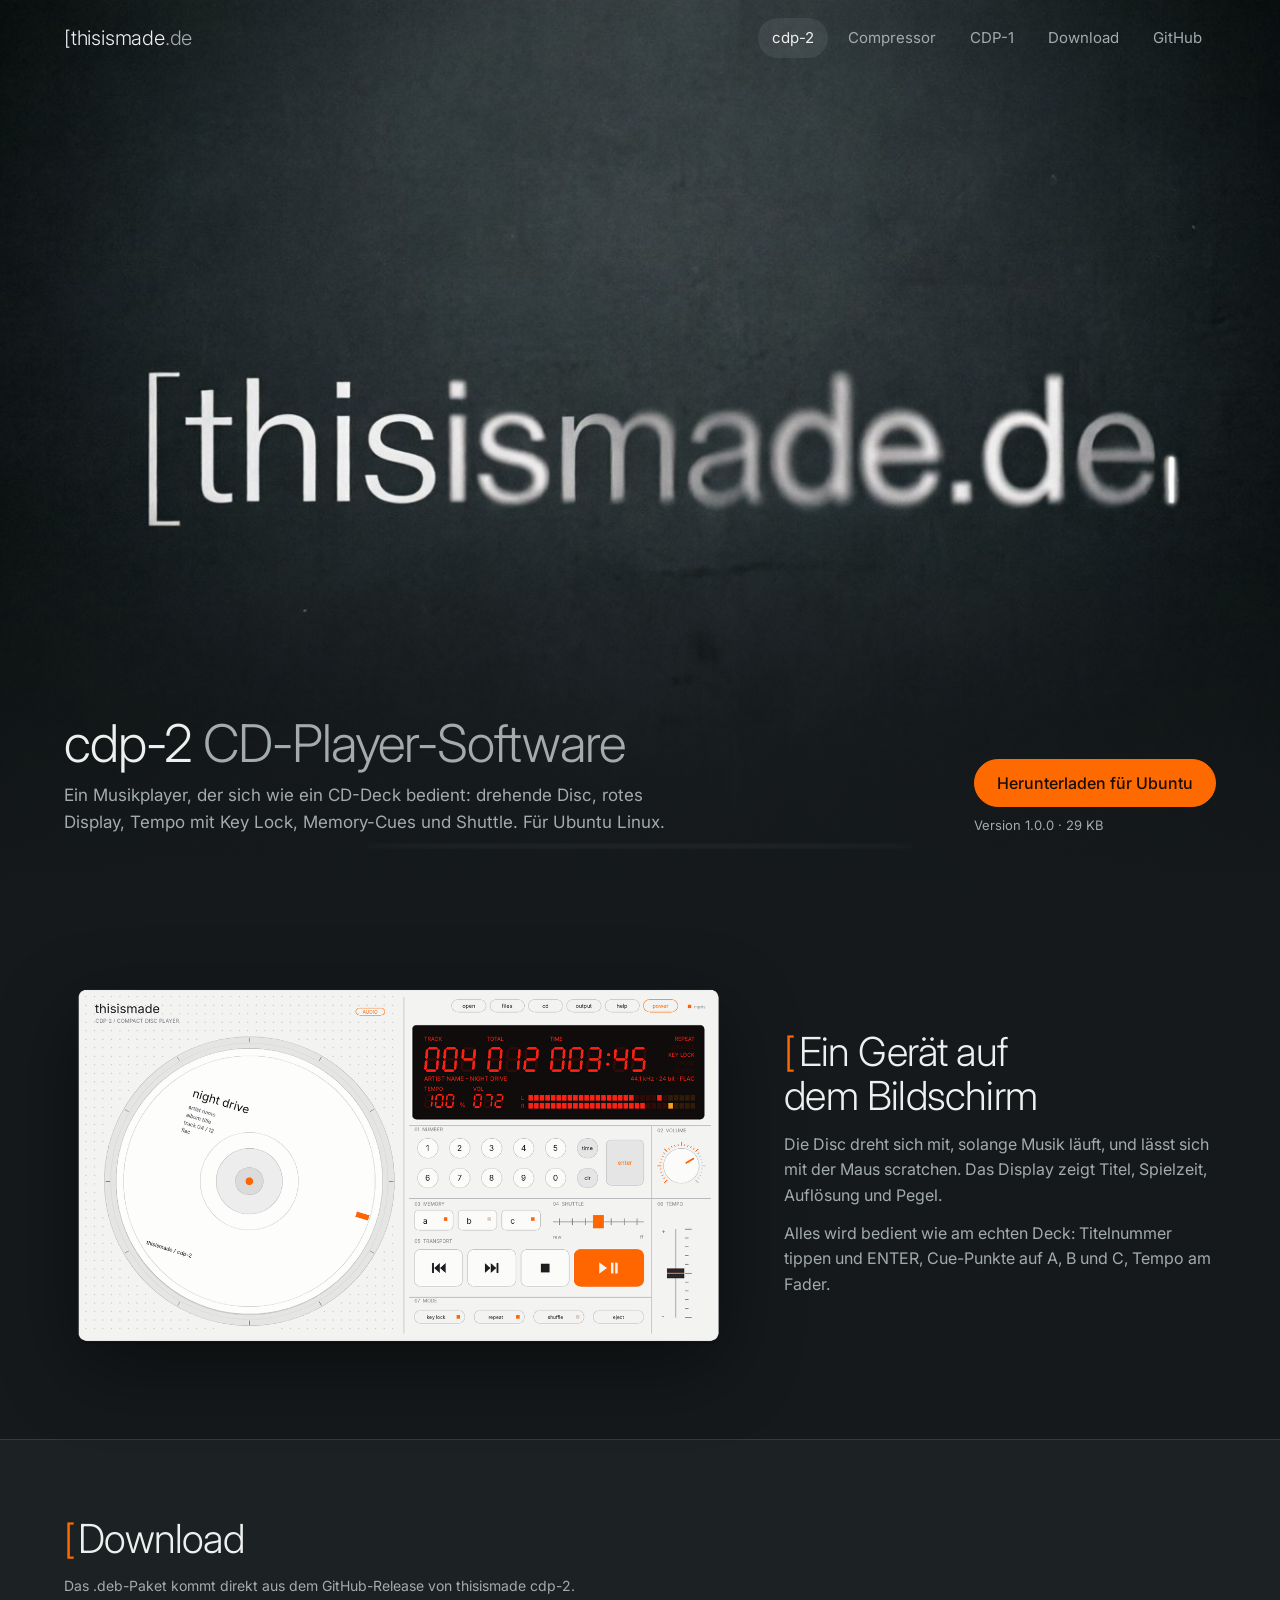
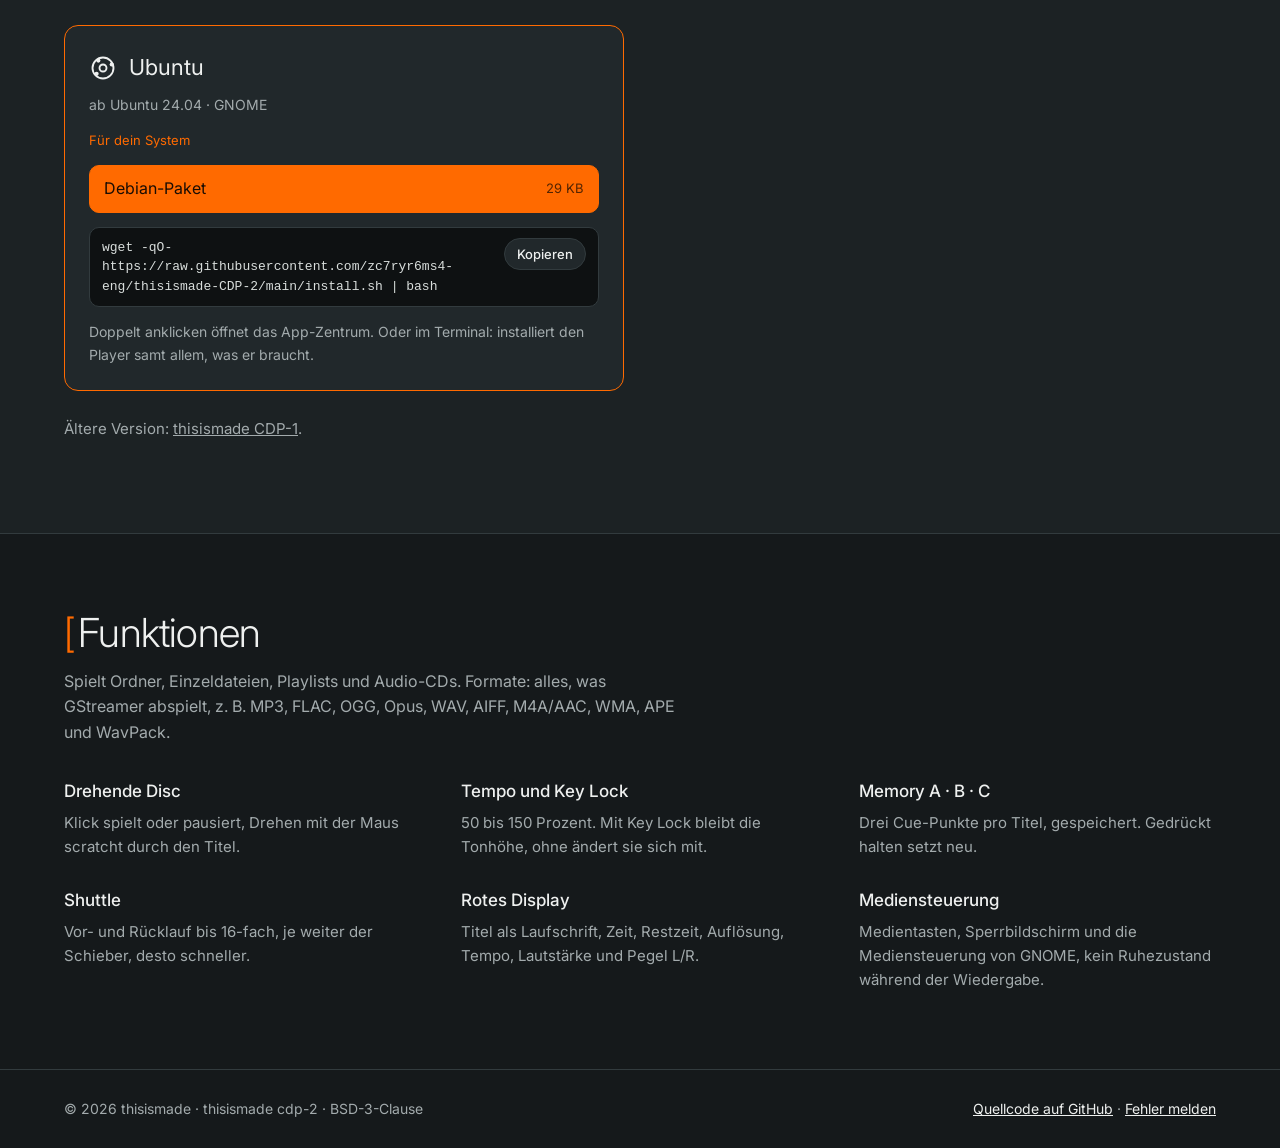
<file: docs/index.html>
<!DOCTYPE html>
<html lang="de">
<head>
<meta charset="utf-8">
<meta name="viewport" content="width=device-width, initial-scale=1">
<title>thisismade cdp-2</title>
<link rel="preconnect" href="https://fonts.googleapis.com">
<link rel="preconnect" href="https://fonts.gstatic.com" crossorigin>
<link href="https://fonts.googleapis.com/css2?family=Inter:wght@300;400;500;600&display=swap" rel="stylesheet">
<link rel="stylesheet" href="style.css">
</head>
<body>
<header class="hero" id="top">
  <nav aria-label="Hauptnavigation">
    <a class="mark" href="index.html">[thisismade<b>.de</b></a>
    <ul><li class="keep"><a href="index.html" aria-current="page">cdp-2</a></li><li><a href="compressor.html">Compressor</a></li><li><a href="cdp-1.html">CDP-1</a></li><li><a href="#download">Download</a></li><li><a href="https://github.com/zc7ryr6ms4-eng/thisismade-CDP-2" target="_blank" rel="noopener">GitHub</a></li></ul>
  </nav>
  <div class="hero-text">
    <div>
      <h1>cdp-2 <span>CD-Player-Software</span></h1>
      <p class="lead">Ein Musikplayer, der sich wie ein CD-Deck bedient: drehende Disc, rotes Display, Tempo mit Key Lock, Memory-Cues und Shuttle. Für Ubuntu Linux.</p>
    </div>
    <div class="cta">
      <a class="btn main" id="heroBtn" href="#download">Herunterladen</a>
      <span class="note" id="heroNote">Version 1.0.0 · .deb · kostenlos · BSD-Lizenz</span>
    </div>
  </div>
</header>

<section class="band player" id="player">
  <div class="wrap">
    <img class="shot" src="player.png" width="1256" height="724" alt="Die Gerätefront von thisismade cdp-2: weiße Front mit drehender Disc, rotem Display, Ziffernblock, Laufwerkstasten, Lautstärkeregler und Tempo-Fader">
    <div>
      <h2><span class="br">[</span>Ein Gerät auf dem Bildschirm</h2>
      <p>Die Disc dreht sich mit, solange Musik läuft, und lässt sich mit der Maus scratchen. Das Display zeigt Titel, Spielzeit, Auflösung und Pegel.</p><p>Alles wird bedient wie am echten Deck: Titelnummer tippen und ENTER, Cue-Punkte auf A, B und C, Tempo am Fader.</p>
    </div>
  </div>
</section>

<section class="band dl" id="download">
  <div class="wrap">
    <h2><span class="br">[</span>Download</h2>
    <p class="hint">Das .deb-Paket kommt direkt aus dem GitHub-Release von thisismade cdp-2.</p>
    <div class="grid" id="osGrid"></div>
    <p class="more">Ältere Version: <a href="cdp-1.html">thisismade CDP-1</a>.</p>
  </div>
</section>

<section class="band feat" id="funktionen">
  <div class="wrap">
    <h2><span class="br">[</span>Funktionen</h2>
    <p>Spielt Ordner, Einzeldateien, Playlists und Audio-CDs. Formate: alles, was GStreamer abspielt, z.&nbsp;B. MP3, FLAC, OGG, Opus, WAV, AIFF, M4A/AAC, WMA, APE und WavPack.</p>
    <div class="flist"><div><h4>Drehende Disc</h4><p>Klick spielt oder pausiert, Drehen mit der Maus scratcht durch den Titel.</p></div><div><h4>Tempo und Key Lock</h4><p>50 bis 150 Prozent. Mit Key Lock bleibt die Tonhöhe, ohne ändert sie sich mit.</p></div><div><h4>Memory A · B · C</h4><p>Drei Cue-Punkte pro Titel, gespeichert. Gedrückt halten setzt neu.</p></div><div><h4>Shuttle</h4><p>Vor- und Rücklauf bis 16-fach, je weiter der Schieber, desto schneller.</p></div><div><h4>Rotes Display</h4><p>Titel als Laufschrift, Zeit, Restzeit, Auflösung, Tempo, Lautstärke und Pegel L/R.</p></div><div><h4>Mediensteuerung</h4><p>Medientasten, Sperrbildschirm und die Mediensteuerung von GNOME, kein Ruhezustand während der Wiedergabe.</p></div></div>
  </div>
</section>

<footer>
  <span>© 2026 thisismade · thisismade cdp-2 · BSD-3-Clause</span>
  <span><a href="https://github.com/zc7ryr6ms4-eng/thisismade-CDP-2" target="_blank" rel="noopener">Quellcode auf GitHub</a> · <a href="https://github.com/zc7ryr6ms4-eng/thisismade-CDP-2/issues" target="_blank" rel="noopener">Fehler melden</a></span>
</footer>

<script>
{
  const icons = {"win": "<svg viewBox=\"0 0 24 24\" aria-hidden=\"true\"><path fill=\"currentColor\" d=\"M3 5.5 10.5 4.4v7H3zM11.5 4.3 21 3v8.4h-9.5zM3 12.5h7.5v7.1L3 18.5zM11.5 12.5H21V21l-9.5-1.3z\"/></svg>", "mac": "<svg viewBox=\"0 0 24 24\" aria-hidden=\"true\"><path fill=\"currentColor\" d=\"M16.4 12.6c0-2.4 2-3.5 2-3.6-1.1-1.6-2.8-1.8-3.4-1.8-1.4-.1-2.8.9-3.5.9s-1.8-.9-3-.9C7 7.2 5.5 8.1 4.7 9.6c-1.7 2.9-.4 7.1 1.2 9.4.8 1.1 1.7 2.4 2.9 2.4s1.6-.8 3-.8 1.8.8 3 .8 2-1.1 2.8-2.3c.9-1.3 1.2-2.5 1.2-2.6 0 0-2.4-.9-2.4-3.9zM14.1 5.5c.6-.8 1.1-1.8 1-2.9-.9 0-2.1.6-2.7 1.4-.6.7-1.1 1.8-1 2.8 1 .1 2-.5 2.7-1.3z\"/></svg>", "lin": "<svg viewBox=\"0 0 24 24\" aria-hidden=\"true\"><circle cx=\"12\" cy=\"12\" r=\"9\" fill=\"none\" stroke=\"currentColor\" stroke-width=\"1.6\"/><circle cx=\"12\" cy=\"12\" r=\"3\" fill=\"none\" stroke=\"currentColor\" stroke-width=\"1.6\"/><circle cx=\"19.5\" cy=\"9\" r=\"1.8\" fill=\"currentColor\"/><circle cx=\"6.5\" cy=\"17\" r=\"1.8\" fill=\"currentColor\"/><circle cx=\"8\" cy=\"5.6\" r=\"1.8\" fill=\"currentColor\"/></svg>"};
  const systems = [{"id": "lin", "name": "Ubuntu", "req": "ab Ubuntu 24.04 · GNOME", "files": [["https://github.com/zc7ryr6ms4-eng/thisismade-CDP-2/releases/latest/download/thisismade-cdp-2_1.0.0_all.deb", "Debian-Paket", "29 KB"]], "cmd": "wget -qO- https://raw.githubusercontent.com/zc7ryr6ms4-eng/thisismade-CDP-2/main/install.sh | bash", "hint": "Doppelt anklicken öffnet das App-Zentrum. Oder im Terminal: installiert den Player samt allem, was er braucht."}];
  const ua = navigator.userAgent || "";
  const mine = /Windows/i.test(ua) ? "win" : /Mac OS X|Macintosh/i.test(ua) ? "mac" : /Linux|X11/i.test(ua) && !/Android/i.test(ua) ? "lin" : "";
  const grid = document.getElementById("osGrid");
  if (systems.length === 1) grid.classList.add("one");
  grid.innerHTML = systems.map(s => `
    <article class="os${s.id === mine ? " mine" : ""}" id="os-${s.id}">
      <h3>${icons[s.id]}${s.name}</h3>
      <p class="req">${s.req}</p>
      <span class="tag">Für dein System</span>
      <ul class="files">${s.files.map((f, i) => `
        <li><a class="${i === 0 ? "first" : ""}" href="${f[0]}" target="_blank" rel="noopener">
          <span>${f[1]}</span><small>${f[2]}</small></a></li>`).join("")}
      </ul>
      ${s.cmd ? `<div class="cmd"><code>${s.cmd}</code><button class="copy" type="button" data-cmd="${s.cmd}">Kopieren</button></div>` : ""}
      ${s.steps ? `<ol class="steps">${s.steps.map(x => `<li>${x}</li>`).join("")}</ol>` : ""}
      <p class="hint">${s.hint}</p>
    </article>`).join("");
  const heroAuto = "Herunterladen f\u00fcr";
  const s = systems.length === 1 ? systems[0] : systems.find(x => x.id === mine);
  if (s && heroAuto) {
    const btn = document.getElementById("heroBtn");
    btn.textContent = heroAuto + " " + s.name;
    if (s.id === mine) {
      btn.href = s.files[0][0];
      btn.target = "_blank";
      btn.rel = "noopener";
      document.getElementById("heroNote").innerHTML = "Version 1.0.0" + " · " + s.files[0][2] + (systems.length > 1 ? ' · <a href="#download">andere Systeme</a>' : "");
    } else {
      document.getElementById("heroNote").innerHTML = "Version 1.0.0" + " · nur für " + s.name + " Linux";
    }
  }
  grid.addEventListener("click", async e => {
    const b = e.target.closest(".copy");
    if (!b) return;
    try {
      await navigator.clipboard.writeText(b.dataset.cmd);
      b.textContent = "Kopiert";
    } catch (err) {
      const r = document.createRange();
      r.selectNodeContents(b.previousElementSibling);
      const sel = getSelection();
      sel.removeAllRanges();
      sel.addRange(r);
      b.textContent = "Markiert";
    }
    setTimeout(() => { b.textContent = "Kopieren"; }, 1800);
  });
}
</script>
</body>
</html>
</file>
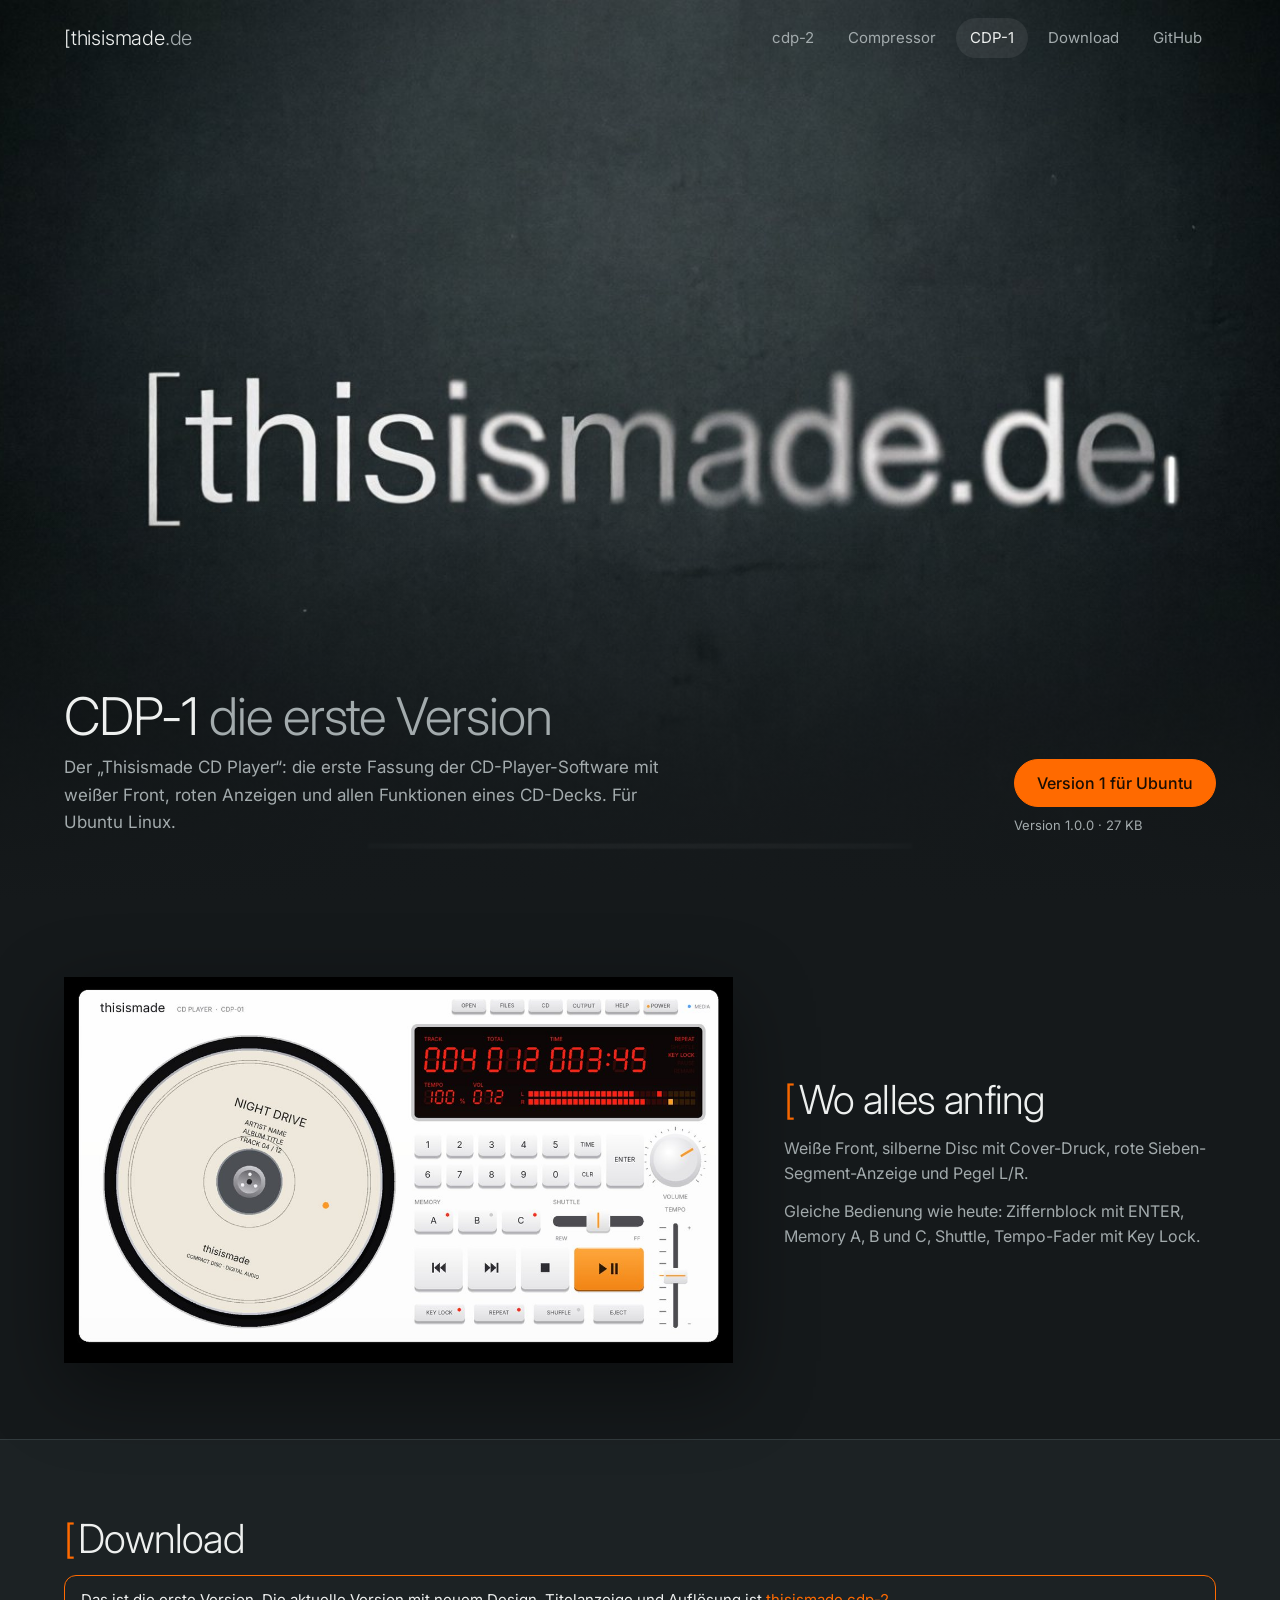
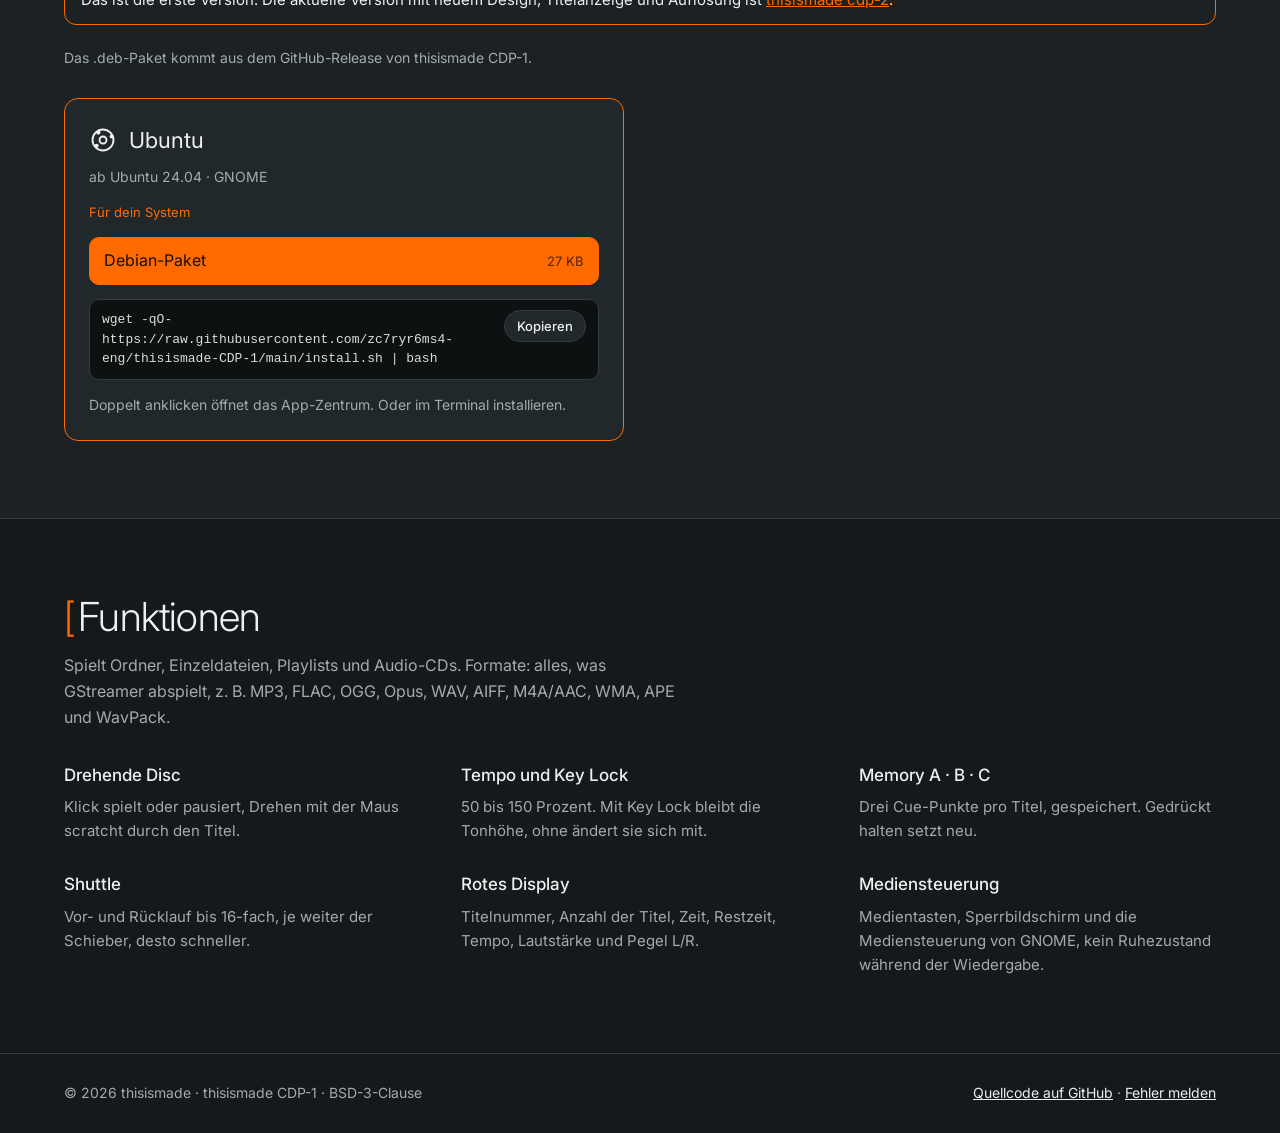
<file: docs/cdp-1.html>
<!DOCTYPE html>
<html lang="de">
<head>
<meta charset="utf-8">
<meta name="viewport" content="width=device-width, initial-scale=1">
<title>thisismade CDP-1</title>
<link rel="preconnect" href="https://fonts.googleapis.com">
<link rel="preconnect" href="https://fonts.gstatic.com" crossorigin>
<link href="https://fonts.googleapis.com/css2?family=Inter:wght@300;400;500;600&display=swap" rel="stylesheet">
<link rel="stylesheet" href="style.css">
</head>
<body>
<header class="hero" id="top">
  <nav aria-label="Hauptnavigation">
    <a class="mark" href="index.html">[thisismade<b>.de</b></a>
    <ul><li><a href="index.html">cdp-2</a></li><li><a href="compressor.html">Compressor</a></li><li class="keep"><a href="cdp-1.html" aria-current="page">CDP-1</a></li><li><a href="#download">Download</a></li><li><a href="https://github.com/zc7ryr6ms4-eng/thisismade-CDP-1" target="_blank" rel="noopener">GitHub</a></li></ul>
  </nav>
  <div class="hero-text">
    <div>
      <h1>CDP-1 <span>die erste Version</span></h1>
      <p class="lead">Der „Thisismade CD Player“: die erste Fassung der CD-Player-Software mit weißer Front, roten Anzeigen und allen Funktionen eines CD-Decks. Für Ubuntu Linux.</p>
    </div>
    <div class="cta">
      <a class="btn main" id="heroBtn" href="#download">Version 1 herunterladen</a>
      <span class="note" id="heroNote">Version 1.0.0 · .deb · Archiv · BSD-Lizenz</span>
    </div>
  </div>
</header>

<section class="band player" id="player">
  <div class="wrap">
    <img class="shot" src="cdp1.jpg" width="1200" height="692" alt="Die Gerätefront von Thisismade CDP-1: weiße Front mit Disc, rotem Display und Bedienfeld">
    <div>
      <h2><span class="br">[</span>Wo alles anfing</h2>
      <p>Weiße Front, silberne Disc mit Cover-Druck, rote Sieben-Segment-Anzeige und Pegel L/R.</p><p>Gleiche Bedienung wie heute: Ziffernblock mit ENTER, Memory A, B und C, Shuttle, Tempo-Fader mit Key Lock.</p>
    </div>
  </div>
</section>

<section class="band dl" id="download">
  <div class="wrap">
    <h2><span class="br">[</span>Download</h2>
    <p class="banner">Das ist die erste Version. Die aktuelle Version mit neuem Design, Titelanzeige und Auflösung ist <a href="index.html">thisismade cdp-2</a>.</p><p class="hint">Das .deb-Paket kommt aus dem GitHub-Release von thisismade CDP-1.</p>
    <div class="grid" id="osGrid"></div>
    
  </div>
</section>

<section class="band feat" id="funktionen">
  <div class="wrap">
    <h2><span class="br">[</span>Funktionen</h2>
    <p>Spielt Ordner, Einzeldateien, Playlists und Audio-CDs. Formate: alles, was GStreamer abspielt, z.&nbsp;B. MP3, FLAC, OGG, Opus, WAV, AIFF, M4A/AAC, WMA, APE und WavPack.</p>
    <div class="flist"><div><h4>Drehende Disc</h4><p>Klick spielt oder pausiert, Drehen mit der Maus scratcht durch den Titel.</p></div><div><h4>Tempo und Key Lock</h4><p>50 bis 150 Prozent. Mit Key Lock bleibt die Tonhöhe, ohne ändert sie sich mit.</p></div><div><h4>Memory A · B · C</h4><p>Drei Cue-Punkte pro Titel, gespeichert. Gedrückt halten setzt neu.</p></div><div><h4>Shuttle</h4><p>Vor- und Rücklauf bis 16-fach, je weiter der Schieber, desto schneller.</p></div><div><h4>Rotes Display</h4><p>Titelnummer, Anzahl der Titel, Zeit, Restzeit, Tempo, Lautstärke und Pegel L/R.</p></div><div><h4>Mediensteuerung</h4><p>Medientasten, Sperrbildschirm und die Mediensteuerung von GNOME, kein Ruhezustand während der Wiedergabe.</p></div></div>
  </div>
</section>

<footer>
  <span>© 2026 thisismade · thisismade CDP-1 · BSD-3-Clause</span>
  <span><a href="https://github.com/zc7ryr6ms4-eng/thisismade-CDP-1" target="_blank" rel="noopener">Quellcode auf GitHub</a> · <a href="https://github.com/zc7ryr6ms4-eng/thisismade-CDP-1/issues" target="_blank" rel="noopener">Fehler melden</a></span>
</footer>

<script>
{
  const icons = {"win": "<svg viewBox=\"0 0 24 24\" aria-hidden=\"true\"><path fill=\"currentColor\" d=\"M3 5.5 10.5 4.4v7H3zM11.5 4.3 21 3v8.4h-9.5zM3 12.5h7.5v7.1L3 18.5zM11.5 12.5H21V21l-9.5-1.3z\"/></svg>", "mac": "<svg viewBox=\"0 0 24 24\" aria-hidden=\"true\"><path fill=\"currentColor\" d=\"M16.4 12.6c0-2.4 2-3.5 2-3.6-1.1-1.6-2.8-1.8-3.4-1.8-1.4-.1-2.8.9-3.5.9s-1.8-.9-3-.9C7 7.2 5.5 8.1 4.7 9.6c-1.7 2.9-.4 7.1 1.2 9.4.8 1.1 1.7 2.4 2.9 2.4s1.6-.8 3-.8 1.8.8 3 .8 2-1.1 2.8-2.3c.9-1.3 1.2-2.5 1.2-2.6 0 0-2.4-.9-2.4-3.9zM14.1 5.5c.6-.8 1.1-1.8 1-2.9-.9 0-2.1.6-2.7 1.4-.6.7-1.1 1.8-1 2.8 1 .1 2-.5 2.7-1.3z\"/></svg>", "lin": "<svg viewBox=\"0 0 24 24\" aria-hidden=\"true\"><circle cx=\"12\" cy=\"12\" r=\"9\" fill=\"none\" stroke=\"currentColor\" stroke-width=\"1.6\"/><circle cx=\"12\" cy=\"12\" r=\"3\" fill=\"none\" stroke=\"currentColor\" stroke-width=\"1.6\"/><circle cx=\"19.5\" cy=\"9\" r=\"1.8\" fill=\"currentColor\"/><circle cx=\"6.5\" cy=\"17\" r=\"1.8\" fill=\"currentColor\"/><circle cx=\"8\" cy=\"5.6\" r=\"1.8\" fill=\"currentColor\"/></svg>"};
  const systems = [{"id": "lin", "name": "Ubuntu", "req": "ab Ubuntu 24.04 · GNOME", "files": [["https://github.com/zc7ryr6ms4-eng/thisismade-CDP-1/releases/latest/download/thisismade-cd-player_1.0.0_all.deb", "Debian-Paket", "27 KB"]], "cmd": "wget -qO- https://raw.githubusercontent.com/zc7ryr6ms4-eng/thisismade-CDP-1/main/install.sh | bash", "hint": "Doppelt anklicken öffnet das App-Zentrum. Oder im Terminal installieren."}];
  const ua = navigator.userAgent || "";
  const mine = /Windows/i.test(ua) ? "win" : /Mac OS X|Macintosh/i.test(ua) ? "mac" : /Linux|X11/i.test(ua) && !/Android/i.test(ua) ? "lin" : "";
  const grid = document.getElementById("osGrid");
  if (systems.length === 1) grid.classList.add("one");
  grid.innerHTML = systems.map(s => `
    <article class="os${s.id === mine ? " mine" : ""}" id="os-${s.id}">
      <h3>${icons[s.id]}${s.name}</h3>
      <p class="req">${s.req}</p>
      <span class="tag">Für dein System</span>
      <ul class="files">${s.files.map((f, i) => `
        <li><a class="${i === 0 ? "first" : ""}" href="${f[0]}" target="_blank" rel="noopener">
          <span>${f[1]}</span><small>${f[2]}</small></a></li>`).join("")}
      </ul>
      ${s.cmd ? `<div class="cmd"><code>${s.cmd}</code><button class="copy" type="button" data-cmd="${s.cmd}">Kopieren</button></div>` : ""}
      ${s.steps ? `<ol class="steps">${s.steps.map(x => `<li>${x}</li>`).join("")}</ol>` : ""}
      <p class="hint">${s.hint}</p>
    </article>`).join("");
  const heroAuto = "Version 1 f\u00fcr";
  const s = systems.length === 1 ? systems[0] : systems.find(x => x.id === mine);
  if (s && heroAuto) {
    const btn = document.getElementById("heroBtn");
    btn.textContent = heroAuto + " " + s.name;
    if (s.id === mine) {
      btn.href = s.files[0][0];
      btn.target = "_blank";
      btn.rel = "noopener";
      document.getElementById("heroNote").innerHTML = "Version 1.0.0" + " · " + s.files[0][2] + (systems.length > 1 ? ' · <a href="#download">andere Systeme</a>' : "");
    } else {
      document.getElementById("heroNote").innerHTML = "Version 1.0.0" + " · nur für " + s.name + " Linux";
    }
  }
  grid.addEventListener("click", async e => {
    const b = e.target.closest(".copy");
    if (!b) return;
    try {
      await navigator.clipboard.writeText(b.dataset.cmd);
      b.textContent = "Kopiert";
    } catch (err) {
      const r = document.createRange();
      r.selectNodeContents(b.previousElementSibling);
      const sel = getSelection();
      sel.removeAllRanges();
      sel.addRange(r);
      b.textContent = "Markiert";
    }
    setTimeout(() => { b.textContent = "Kopieren"; }, 1800);
  });
}
</script>
</body>
</html>
</file>
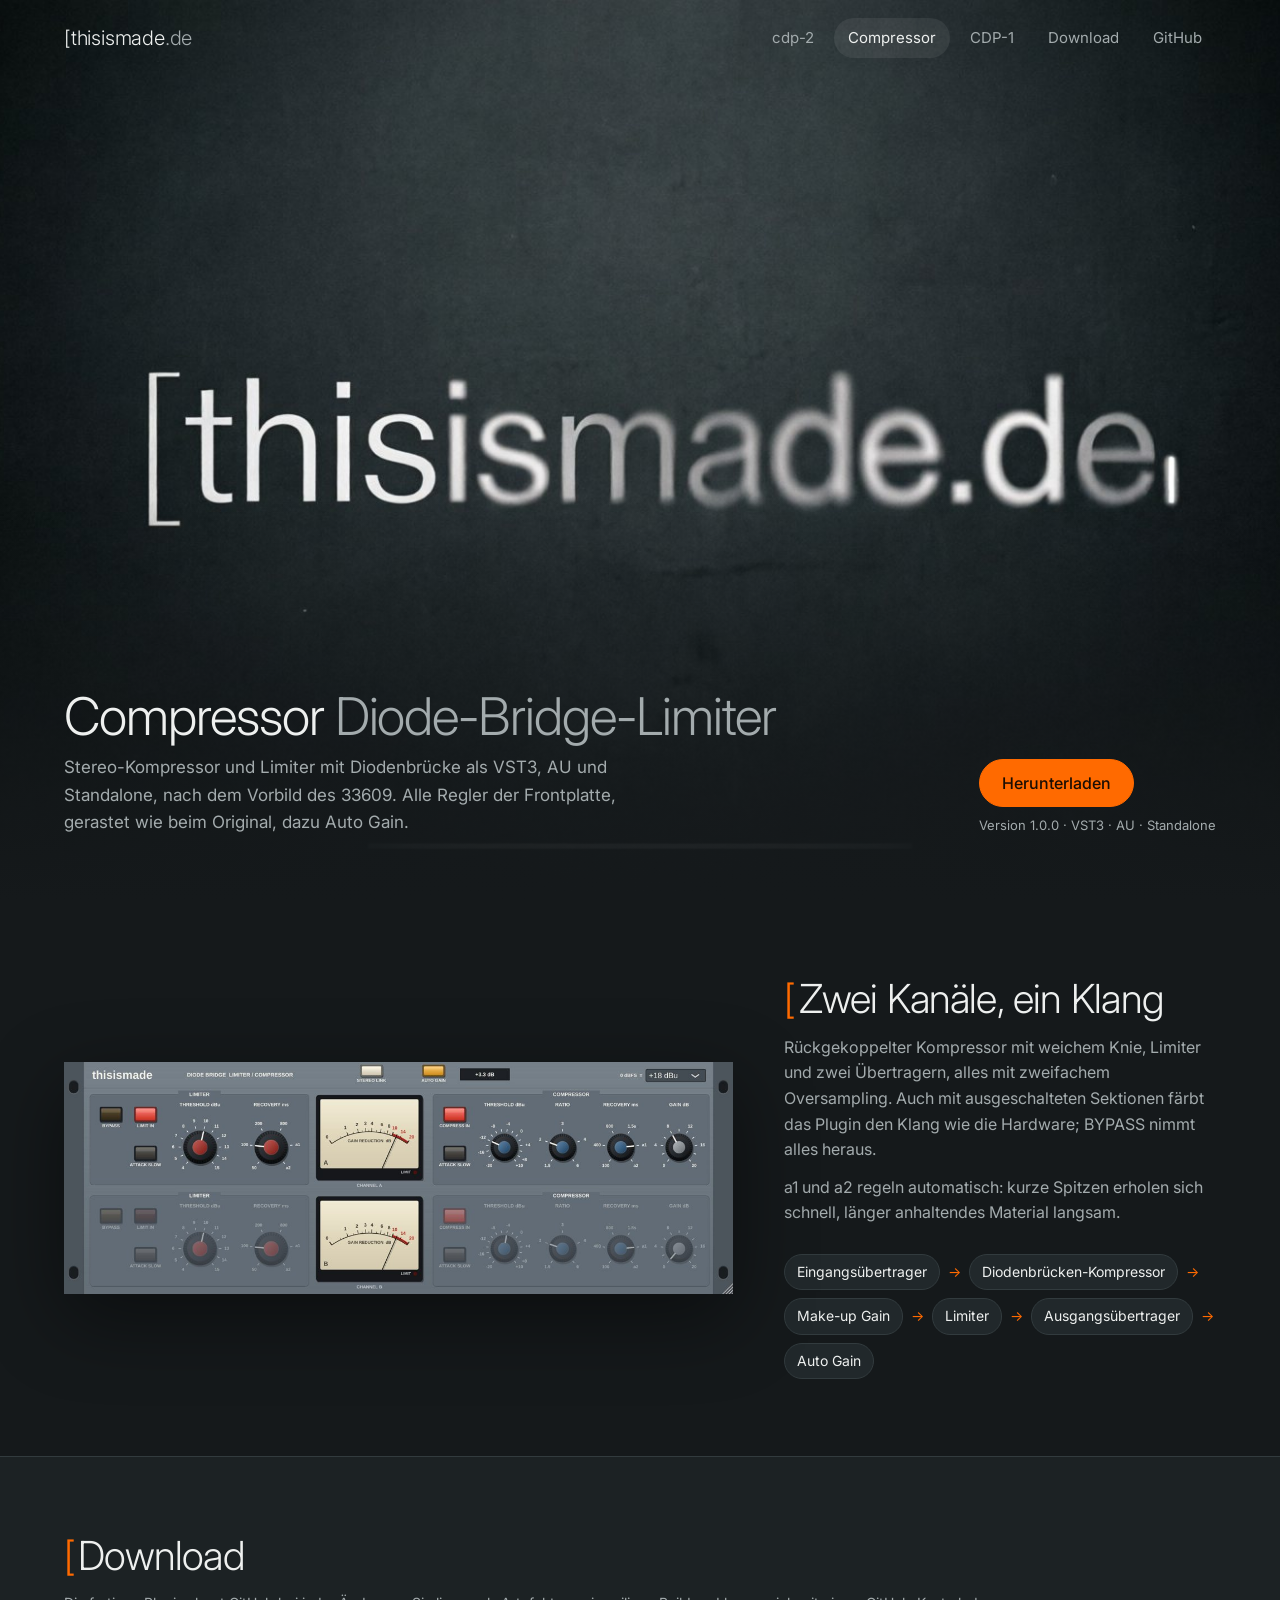
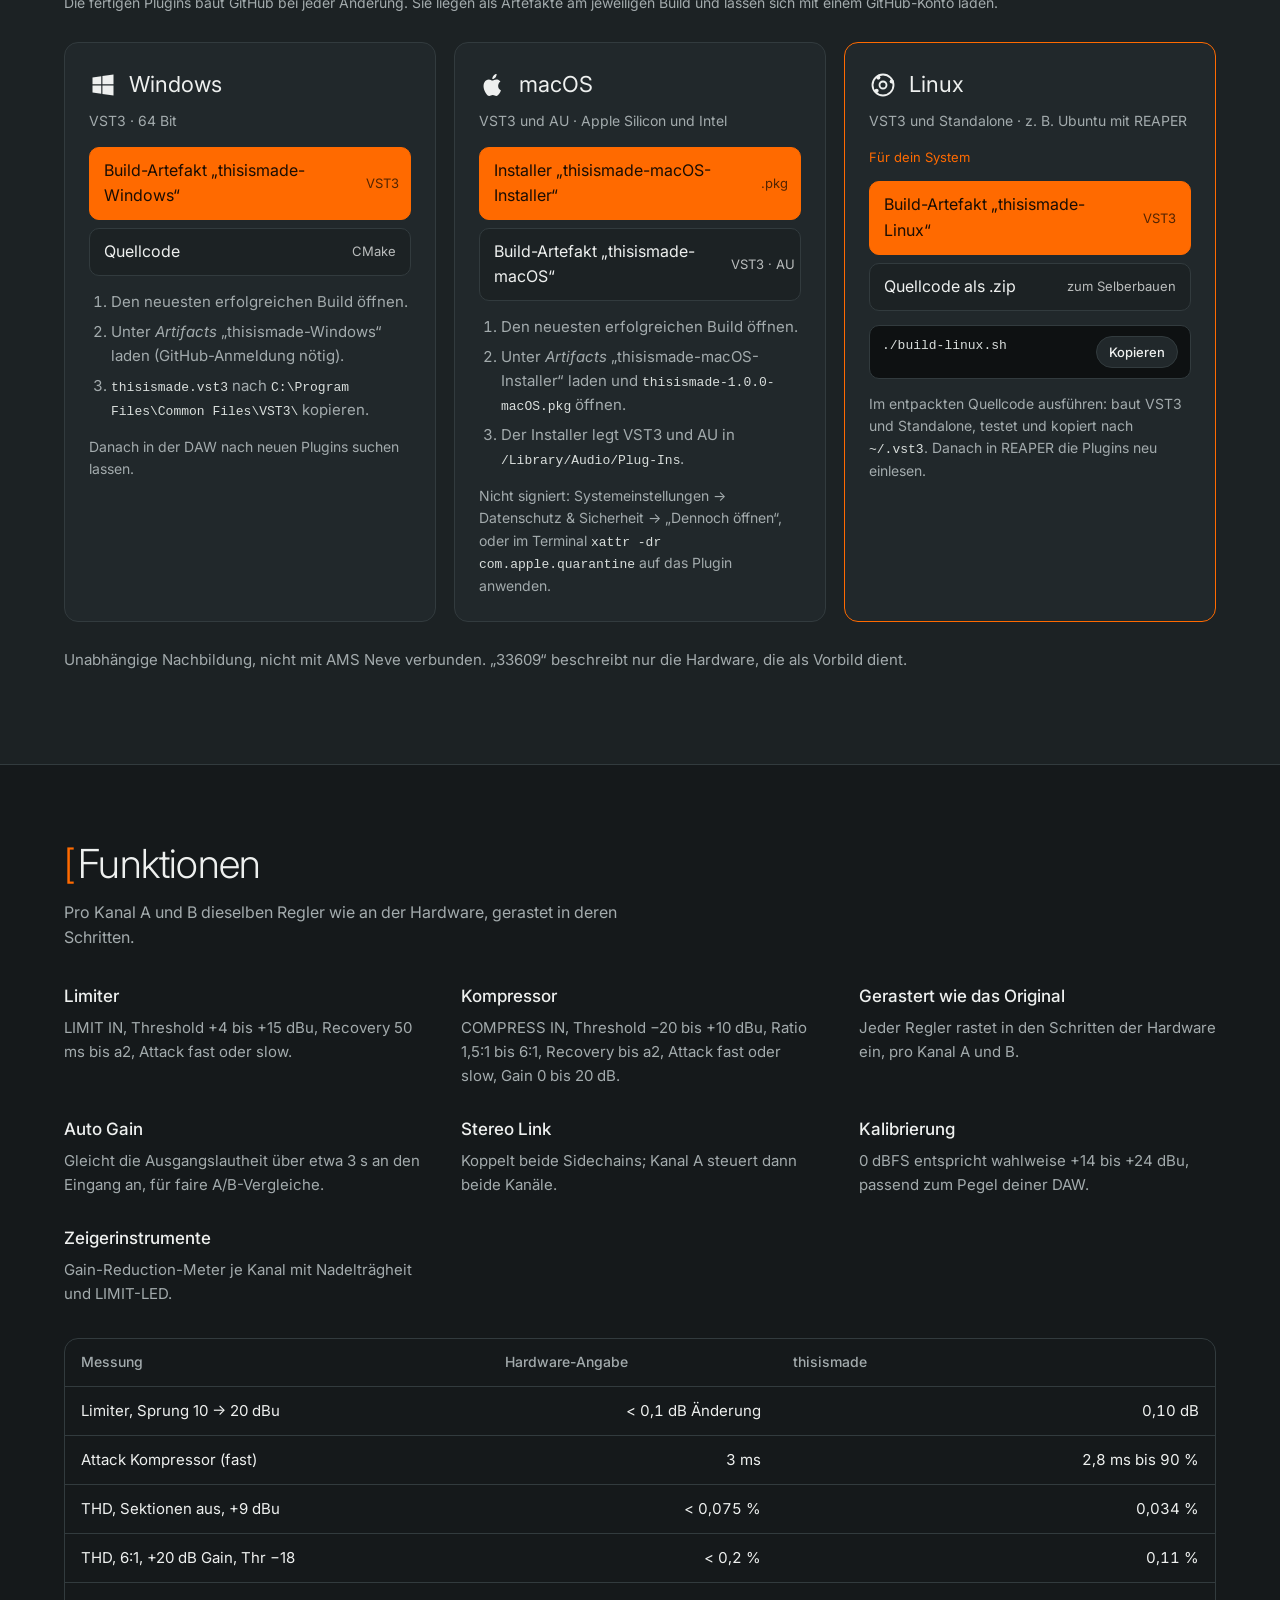
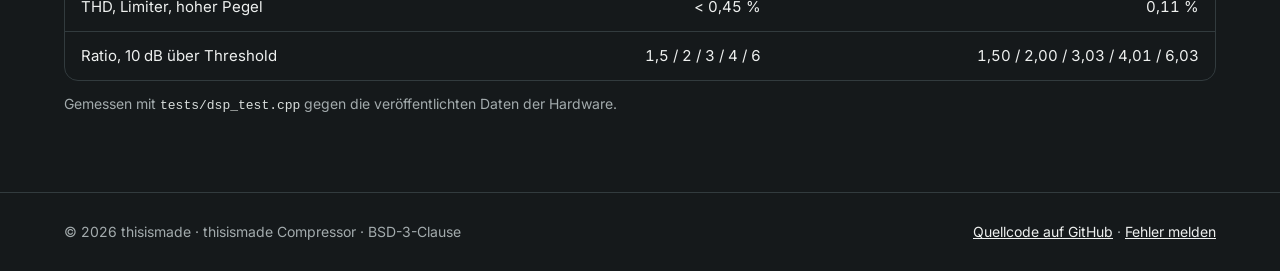
<file: docs/compressor.html>
<!DOCTYPE html>
<html lang="de">
<head>
<meta charset="utf-8">
<meta name="viewport" content="width=device-width, initial-scale=1">
<title>thisismade Compressor</title>
<link rel="preconnect" href="https://fonts.googleapis.com">
<link rel="preconnect" href="https://fonts.gstatic.com" crossorigin>
<link href="https://fonts.googleapis.com/css2?family=Inter:wght@300;400;500;600&display=swap" rel="stylesheet">
<link rel="stylesheet" href="style.css">
</head>
<body>
<header class="hero" id="top">
  <nav aria-label="Hauptnavigation">
    <a class="mark" href="index.html">[thisismade<b>.de</b></a>
    <ul><li><a href="index.html">cdp-2</a></li><li class="keep"><a href="compressor.html" aria-current="page">Compressor</a></li><li><a href="cdp-1.html">CDP-1</a></li><li><a href="#download">Download</a></li><li><a href="https://github.com/zc7ryr6ms4-eng/thisismade-compressor-VST3" target="_blank" rel="noopener">GitHub</a></li></ul>
  </nav>
  <div class="hero-text">
    <div>
      <h1>Compressor <span>Diode-Bridge-Limiter</span></h1>
      <p class="lead">Stereo-Kompressor und Limiter mit Diodenbrücke als VST3, AU und Standalone, nach dem Vorbild des 33609. Alle Regler der Frontplatte, gerastet wie beim Original, dazu Auto Gain.</p>
    </div>
    <div class="cta">
      <a class="btn main" id="heroBtn" href="#download">Herunterladen</a>
      <span class="note" id="heroNote">Version 1.0.0 · VST3 · AU · Standalone</span>
    </div>
  </div>
</header>

<section class="band player" id="player">
  <div class="wrap">
    <img class="shot" src="compressor.jpg" width="1200" height="416" alt="Bedienoberfläche des thisismade Compressor mit zwei Kanälen, Drehreglern und zwei Zeigerinstrumenten">
    <div>
      <h2><span class="br">[</span>Zwei Kanäle, ein Klang</h2>
      <p>Rückgekoppelter Kompressor mit weichem Knie, Limiter und zwei Übertragern, alles mit zweifachem Oversampling. Auch mit ausgeschalteten Sektionen färbt das Plugin den Klang wie die Hardware; BYPASS nimmt alles heraus.</p><p>a1 und a2 regeln automatisch: kurze Spitzen erholen sich schnell, länger anhaltendes Material langsam.</p><div class="chain"><span>Eingangsübertrager</span><i>→</i><span>Diodenbrücken-Kompressor</span><i>→</i><span>Make-up Gain</span><i>→</i><span>Limiter</span><i>→</i><span>Ausgangsübertrager</span><i>→</i><span>Auto Gain</span></div>
    </div>
  </div>
</section>

<section class="band dl" id="download">
  <div class="wrap">
    <h2><span class="br">[</span>Download</h2>
    <p class="hint">Die fertigen Plugins baut GitHub bei jeder Änderung. Sie liegen als Artefakte am jeweiligen Build und lassen sich mit einem GitHub-Konto laden.</p>
    <div class="grid" id="osGrid"></div>
    <p class="more">Unabhängige Nachbildung, nicht mit AMS Neve verbunden. „33609“ beschreibt nur die Hardware, die als Vorbild dient.</p>
  </div>
</section>

<section class="band feat" id="funktionen">
  <div class="wrap">
    <h2><span class="br">[</span>Funktionen</h2>
    <p>Pro Kanal A und B dieselben Regler wie an der Hardware, gerastet in deren Schritten.</p>
    <div class="flist"><div><h4>Limiter</h4><p>LIMIT IN, Threshold +4 bis +15 dBu, Recovery 50 ms bis a2, Attack fast oder slow.</p></div><div><h4>Kompressor</h4><p>COMPRESS IN, Threshold −20 bis +10 dBu, Ratio 1,5:1 bis 6:1, Recovery bis a2, Attack fast oder slow, Gain 0 bis 20 dB.</p></div><div><h4>Gerastert wie das Original</h4><p>Jeder Regler rastet in den Schritten der Hardware ein, pro Kanal A und B.</p></div><div><h4>Auto Gain</h4><p>Gleicht die Ausgangslautheit über etwa 3 s an den Eingang an, für faire A/B-Vergleiche.</p></div><div><h4>Stereo Link</h4><p>Koppelt beide Sidechains; Kanal A steuert dann beide Kanäle.</p></div><div><h4>Kalibrierung</h4><p>0 dBFS entspricht wahlweise +14 bis +24 dBu, passend zum Pegel deiner DAW.</p></div><div><h4>Zeigerinstrumente</h4><p>Gain-Reduction-Meter je Kanal mit Nadelträgheit und LIMIT-LED.</p></div></div><div class="tbl"><table><thead><tr><th>Messung</th><th class="num">Hardware-Angabe</th><th class="num">thisismade</th></tr></thead><tbody><tr><td>Limiter, Sprung 10 → 20 dBu</td><td class="num">< 0,1 dB Änderung</td><td class="num">0,10 dB</td></tr><tr><td>Attack Kompressor (fast)</td><td class="num">3 ms</td><td class="num">2,8 ms bis 90 %</td></tr><tr><td>THD, Sektionen aus, +9 dBu</td><td class="num">< 0,075 %</td><td class="num">0,034 %</td></tr><tr><td>THD, 6:1, +20 dB Gain, Thr −18</td><td class="num">< 0,2 %</td><td class="num">0,11 %</td></tr><tr><td>THD, Limiter, hoher Pegel</td><td class="num">< 0,45 %</td><td class="num">0,11 %</td></tr><tr><td>Ratio, 10 dB über Threshold</td><td class="num">1,5 / 2 / 3 / 4 / 6</td><td class="num">1,50 / 2,00 / 3,03 / 4,01 / 6,03</td></tr></tbody></table></div><p class="hint" style="margin-top:12px">Gemessen mit <code>tests/dsp_test.cpp</code> gegen die veröffentlichten Daten der Hardware.</p>
  </div>
</section>

<footer>
  <span>© 2026 thisismade · thisismade Compressor · BSD-3-Clause</span>
  <span><a href="https://github.com/zc7ryr6ms4-eng/thisismade-compressor-VST3" target="_blank" rel="noopener">Quellcode auf GitHub</a> · <a href="https://github.com/zc7ryr6ms4-eng/thisismade-compressor-VST3/issues" target="_blank" rel="noopener">Fehler melden</a></span>
</footer>

<script>
{
  const icons = {"win": "<svg viewBox=\"0 0 24 24\" aria-hidden=\"true\"><path fill=\"currentColor\" d=\"M3 5.5 10.5 4.4v7H3zM11.5 4.3 21 3v8.4h-9.5zM3 12.5h7.5v7.1L3 18.5zM11.5 12.5H21V21l-9.5-1.3z\"/></svg>", "mac": "<svg viewBox=\"0 0 24 24\" aria-hidden=\"true\"><path fill=\"currentColor\" d=\"M16.4 12.6c0-2.4 2-3.5 2-3.6-1.1-1.6-2.8-1.8-3.4-1.8-1.4-.1-2.8.9-3.5.9s-1.8-.9-3-.9C7 7.2 5.5 8.1 4.7 9.6c-1.7 2.9-.4 7.1 1.2 9.4.8 1.1 1.7 2.4 2.9 2.4s1.6-.8 3-.8 1.8.8 3 .8 2-1.1 2.8-2.3c.9-1.3 1.2-2.5 1.2-2.6 0 0-2.4-.9-2.4-3.9zM14.1 5.5c.6-.8 1.1-1.8 1-2.9-.9 0-2.1.6-2.7 1.4-.6.7-1.1 1.8-1 2.8 1 .1 2-.5 2.7-1.3z\"/></svg>", "lin": "<svg viewBox=\"0 0 24 24\" aria-hidden=\"true\"><circle cx=\"12\" cy=\"12\" r=\"9\" fill=\"none\" stroke=\"currentColor\" stroke-width=\"1.6\"/><circle cx=\"12\" cy=\"12\" r=\"3\" fill=\"none\" stroke=\"currentColor\" stroke-width=\"1.6\"/><circle cx=\"19.5\" cy=\"9\" r=\"1.8\" fill=\"currentColor\"/><circle cx=\"6.5\" cy=\"17\" r=\"1.8\" fill=\"currentColor\"/><circle cx=\"8\" cy=\"5.6\" r=\"1.8\" fill=\"currentColor\"/></svg>"};
  const systems = [{"id": "win", "name": "Windows", "req": "VST3 · 64 Bit", "files": [["https://github.com/zc7ryr6ms4-eng/thisismade-compressor-VST3/actions/workflows/build.yml", "Build-Artefakt „thisismade-Windows“", "VST3"], ["https://github.com/zc7ryr6ms4-eng/thisismade-compressor-VST3", "Quellcode", "CMake"]], "steps": ["Den neuesten erfolgreichen Build öffnen.", "Unter <em>Artifacts</em> „thisismade-Windows“ laden (GitHub-Anmeldung nötig).", "<code>thisismade.vst3</code> nach <code>C:\\Program Files\\Common Files\\VST3\\</code> kopieren."], "hint": "Danach in der DAW nach neuen Plugins suchen lassen."}, {"id": "mac", "name": "macOS", "req": "VST3 und AU · Apple Silicon und Intel", "files": [["https://github.com/zc7ryr6ms4-eng/thisismade-compressor-VST3/actions/workflows/build.yml", "Installer „thisismade-macOS-Installer“", ".pkg"], ["https://github.com/zc7ryr6ms4-eng/thisismade-compressor-VST3/actions/workflows/build.yml", "Build-Artefakt „thisismade-macOS“", "VST3 · AU"]], "steps": ["Den neuesten erfolgreichen Build öffnen.", "Unter <em>Artifacts</em> „thisismade-macOS-Installer“ laden und <code>thisismade-1.0.0-macOS.pkg</code> öffnen.", "Der Installer legt VST3 und AU in <code>/Library/Audio/Plug-Ins</code>."], "hint": "Nicht signiert: Systemeinstellungen → Datenschutz &amp; Sicherheit → „Dennoch öffnen“, oder im Terminal <code>xattr -dr com.apple.quarantine</code> auf das Plugin anwenden."}, {"id": "lin", "name": "Linux", "req": "VST3 und Standalone · z. B. Ubuntu mit REAPER", "files": [["https://github.com/zc7ryr6ms4-eng/thisismade-compressor-VST3/actions/workflows/build.yml", "Build-Artefakt „thisismade-Linux“", "VST3"], ["https://github.com/zc7ryr6ms4-eng/thisismade-compressor-VST3/archive/refs/heads/main.zip", "Quellcode als .zip", "zum Selberbauen"]], "cmd": "./build-linux.sh", "hint": "Im entpackten Quellcode ausführen: baut VST3 und Standalone, testet und kopiert nach <code>~/.vst3</code>. Danach in REAPER die Plugins neu einlesen."}];
  const ua = navigator.userAgent || "";
  const mine = /Windows/i.test(ua) ? "win" : /Mac OS X|Macintosh/i.test(ua) ? "mac" : /Linux|X11/i.test(ua) && !/Android/i.test(ua) ? "lin" : "";
  const grid = document.getElementById("osGrid");
  if (systems.length === 1) grid.classList.add("one");
  grid.innerHTML = systems.map(s => `
    <article class="os${s.id === mine ? " mine" : ""}" id="os-${s.id}">
      <h3>${icons[s.id]}${s.name}</h3>
      <p class="req">${s.req}</p>
      <span class="tag">Für dein System</span>
      <ul class="files">${s.files.map((f, i) => `
        <li><a class="${i === 0 ? "first" : ""}" href="${f[0]}" target="_blank" rel="noopener">
          <span>${f[1]}</span><small>${f[2]}</small></a></li>`).join("")}
      </ul>
      ${s.cmd ? `<div class="cmd"><code>${s.cmd}</code><button class="copy" type="button" data-cmd="${s.cmd}">Kopieren</button></div>` : ""}
      ${s.steps ? `<ol class="steps">${s.steps.map(x => `<li>${x}</li>`).join("")}</ol>` : ""}
      <p class="hint">${s.hint}</p>
    </article>`).join("");
  const heroAuto = "";
  const s = systems.length === 1 ? systems[0] : systems.find(x => x.id === mine);
  if (s && heroAuto) {
    const btn = document.getElementById("heroBtn");
    btn.textContent = heroAuto + " " + s.name;
    if (s.id === mine) {
      btn.href = s.files[0][0];
      btn.target = "_blank";
      btn.rel = "noopener";
      document.getElementById("heroNote").innerHTML = "Version 1.0.0" + " · " + s.files[0][2] + (systems.length > 1 ? ' · <a href="#download">andere Systeme</a>' : "");
    } else {
      document.getElementById("heroNote").innerHTML = "Version 1.0.0" + " · nur für " + s.name + " Linux";
    }
  }
  grid.addEventListener("click", async e => {
    const b = e.target.closest(".copy");
    if (!b) return;
    try {
      await navigator.clipboard.writeText(b.dataset.cmd);
      b.textContent = "Kopiert";
    } catch (err) {
      const r = document.createRange();
      r.selectNodeContents(b.previousElementSibling);
      const sel = getSelection();
      sel.removeAllRanges();
      sel.addRange(r);
      b.textContent = "Markiert";
    }
    setTimeout(() => { b.textContent = "Kopieren"; }, 1800);
  });
}
</script>
</body>
</html>
</file>
<file: docs/style.css>
/* VOICE occasion: a quiet product launch for one maker's own software
   IDEA the brand's dark chalkboard card, with the [ bracket as the recurring mark
   PICTURE the thisismade.de board full-bleed, then the player itself, large
   COLOUR charcoal #15191b, chalk white, slate greys, one orange #ff6a00 from the player's PLAY key
   TYPE Inter 300 for headings (like the thin logo), Inter 400/500 for text
   LAYOUT board as first screen with nav on top and title in the lower band; player, downloads in three columns, features, footer */
:root{color-scheme:dark;--bg:#15191b;--bg2:#1c2224;--panel:#21282b;--line:#323b3e;--ink:#eef0ef;--dim:#a3abad;--accent:#ff6a00;--accent-ink:#1a0d03}
*{box-sizing:border-box;min-width:0}
html{scroll-padding-top:72px;scroll-behavior:smooth}
body{margin:0;background:var(--bg);color:var(--ink);font:16px/1.6 Inter,"Helvetica Neue",Helvetica,Arial,sans-serif;overflow-x:clip;-webkit-font-smoothing:antialiased}
a{color:inherit}
img{max-width:100%;height:auto;display:block}
.wrap{max-width:1240px;margin:0 auto}
.band{padding-block:clamp(40px,6vw,96px);padding-left:max(5vw,16px,env(safe-area-inset-left,0px));padding-right:max(5vw,16px,env(safe-area-inset-right,0px))}

/* Kopf */
nav{position:absolute;inset:0 0 auto 0;z-index:2;display:flex;align-items:center;justify-content:space-between;gap:16px;flex-wrap:wrap;padding:18px max(5vw,16px)}
.mark{font-weight:300;font-size:20px;letter-spacing:-.01em;text-decoration:none;color:var(--ink)}
.mark b{font-weight:300;color:var(--dim)}
nav ul{display:flex;gap:6px;list-style:none;margin:0;padding:0;flex-wrap:wrap}
nav li a{display:inline-flex;align-items:center;min-height:40px;padding:0 14px;border-radius:20px;text-decoration:none;color:var(--dim);font-size:15px}
nav li a:hover,nav li a:focus-visible{color:var(--ink);background:rgba(255,255,255,.07)}

/* Bühne */
.hero{position:relative;min-height:min(100svh,940px);background:#111 url("bg.jpg") center 42%/cover no-repeat;display:flex;align-items:flex-end}
.hero::after{content:"";position:absolute;inset:0;background:linear-gradient(to bottom,rgba(21,25,27,0) 55%,rgba(21,25,27,.85) 88%,var(--bg) 100%);pointer-events:none}
.hero-text{position:relative;z-index:1;width:100%;padding:0 max(5vw,16px) clamp(32px,5vw,64px);display:grid;grid-template-columns:minmax(0,1fr) auto;gap:20px 40px;align-items:end;max-width:1340px;margin:0 auto}
h1{font-weight:300;font-size:clamp(34px,5vw,52px);line-height:1.05;letter-spacing:-.02em;margin:0 0 10px;text-wrap:balance}
h1 span{color:var(--dim)}
.lead{margin:0;color:var(--dim);font-size:17px;max-width:56ch}
.cta{display:flex;flex-direction:column;align-items:flex-start;gap:8px}
.btn{display:inline-flex;align-items:center;gap:10px;min-height:48px;padding:0 22px;border-radius:24px;font:500 16px/1 Inter,sans-serif;text-decoration:none;border:1px solid var(--line);background:var(--panel);color:var(--ink);cursor:pointer}
.btn:hover{border-color:#56615f}
.btn:focus-visible,.copy:focus-visible,nav a:focus-visible{outline:2px solid var(--accent);outline-offset:2px}
.btn.main{background:var(--accent);border-color:var(--accent);color:var(--accent-ink)}
.btn.main:hover{background:#ff8128}
.note{font-size:13px;color:var(--dim)}

/* Player */
.player{background:var(--bg)}
.player .wrap{display:grid;grid-template-columns:minmax(0,1.55fr) minmax(0,1fr);gap:clamp(28px,4vw,56px);align-items:center}
.shot{filter:drop-shadow(0 24px 40px rgba(0,0,0,.45))}
h2{font-weight:300;font-size:clamp(28px,3.6vw,40px);line-height:1.1;letter-spacing:-.02em;margin:0 0 14px;text-wrap:balance}
.player p{color:var(--dim);margin:0 0 12px}
.br{color:var(--accent);font-weight:300;margin-right:4px}

/* Downloads */
.dl{background:var(--bg2);border-block:1px solid var(--line)}
.grid{display:grid;grid-template-columns:repeat(3,minmax(0,1fr));gap:18px;margin-top:28px}
.grid.one{grid-template-columns:minmax(0,560px)}
.os{background:var(--panel);border:1px solid var(--line);border-radius:14px;padding:24px;display:flex;flex-direction:column;gap:14px}
.os.mine{border-color:var(--accent)}
.os h3{margin:0;font-weight:400;font-size:22px;display:flex;align-items:center;gap:12px}
.os h3 svg{width:28px;height:28px;flex:none}
.os .req{margin:-6px 0 0;color:var(--dim);font-size:14px}
.tag{display:none;font-size:13px;color:var(--accent)}
.os.mine .tag{display:block}
.files{list-style:none;margin:0;padding:0;display:grid;gap:8px}
.files a{display:flex;justify-content:space-between;align-items:center;gap:12px;min-height:48px;padding:10px 14px;border-radius:10px;border:1px solid var(--line);text-decoration:none;background:var(--bg2)}
.files a:hover{border-color:#56615f}
.files a.first{background:var(--accent);border-color:var(--accent);color:var(--accent-ink)}
.files small{white-space:nowrap;opacity:.75;font-size:13px}
.cmd{background:#0e1112;border:1px solid var(--line);border-radius:10px;padding:10px 12px;display:flex;gap:10px;align-items:flex-start}
.cmd code{flex:1;font:13px/1.5 ui-monospace,"SF Mono",Menlo,Consolas,monospace;color:#d9dedc;overflow-wrap:anywhere}
.copy{flex:none;min-height:32px;padding:0 12px;border-radius:16px;border:1px solid var(--line);background:var(--panel);color:var(--ink);font:500 13px Inter,sans-serif;cursor:pointer}
.hint{font-size:14px;color:var(--dim);margin:0}
.more{margin-top:26px;color:var(--dim);font-size:15px}

/* Funktionen */
.feat .wrap>p{color:var(--dim);max-width:62ch;margin:0}
.flist{display:grid;grid-template-columns:repeat(3,minmax(0,1fr));gap:28px 40px;margin-top:32px}
.flist h4{margin:0 0 6px;font-weight:500;font-size:17px}
.flist p{margin:0;color:var(--dim);font-size:15px}

footer{border-top:1px solid var(--line);padding:28px max(5vw,16px);display:flex;justify-content:space-between;gap:16px;flex-wrap:wrap;color:var(--dim);font-size:14px}
footer a{color:var(--ink)}

@media(max-width:900px){.player .wrap{grid-template-columns:minmax(0,1fr)}.grid{grid-template-columns:minmax(0,1fr)}.flist{grid-template-columns:repeat(2,minmax(0,1fr))}}
@media(max-width:600px){.hero{min-height:0;background:var(--bg) url("bg.jpg") center 64px/130% auto no-repeat;padding-top:calc(73vw + 64px)}.hero::after{background:linear-gradient(to bottom,rgba(21,25,27,0) 0,rgba(21,25,27,0) calc(73vw - 30px),var(--bg) calc(73vw + 64px))}.hero-text{grid-template-columns:minmax(0,1fr)}.flist{grid-template-columns:minmax(0,1fr)}nav li:not(.keep){display:none}}
@media(prefers-reduced-motion:reduce){html{scroll-behavior:auto}}

nav li a[aria-current=page]{color:var(--ink);background:rgba(255,255,255,.07)}
.steps{margin:0;padding-left:22px;color:var(--dim);font-size:15px;display:grid;gap:6px}
.steps code,.hint code,.flist code{font:13px ui-monospace,"SF Mono",Menlo,Consolas,monospace;color:#d9dedc;overflow-wrap:anywhere}
.tbl{overflow-x:auto;margin-top:32px;border:1px solid var(--line);border-radius:14px}
table{border-collapse:collapse;width:100%;font-size:15px}
th,td{padding:12px 16px;text-align:left;border-bottom:1px solid var(--line)}
th{font-weight:500;color:var(--dim);font-size:14px}
tr:last-child td{border-bottom:0}
td.num{text-align:right;white-space:nowrap;font-variant-numeric:tabular-nums}
.chain{margin-top:28px;display:flex;flex-wrap:wrap;gap:8px;align-items:center;color:var(--dim);font-size:14px}
.chain span{border:1px solid var(--line);border-radius:18px;padding:6px 12px;color:var(--ink);background:var(--panel);white-space:nowrap}
.chain i{font-style:normal;color:var(--accent)}
.banner{margin:0 0 22px;padding:12px 16px;border:1px solid var(--accent);border-radius:12px;color:var(--ink);font-size:15px}
.banner a{color:var(--accent)}
</file>
